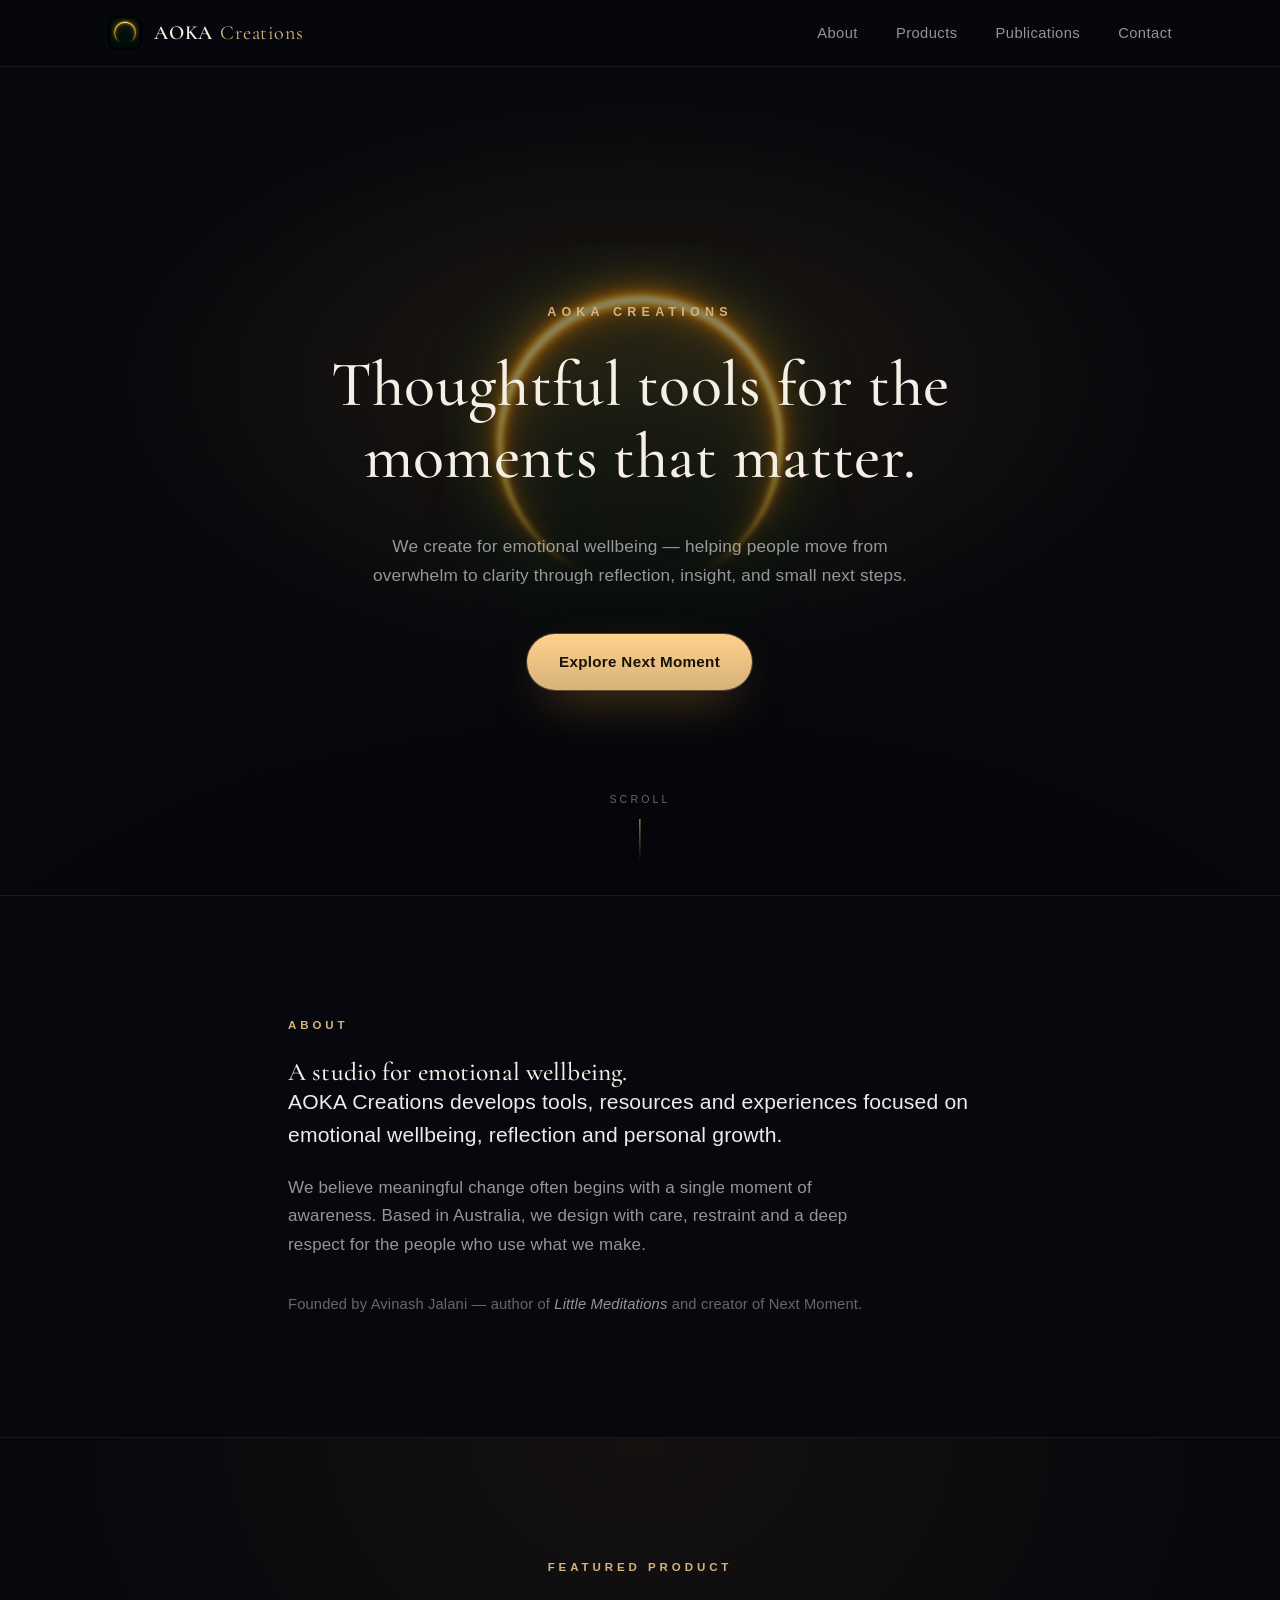
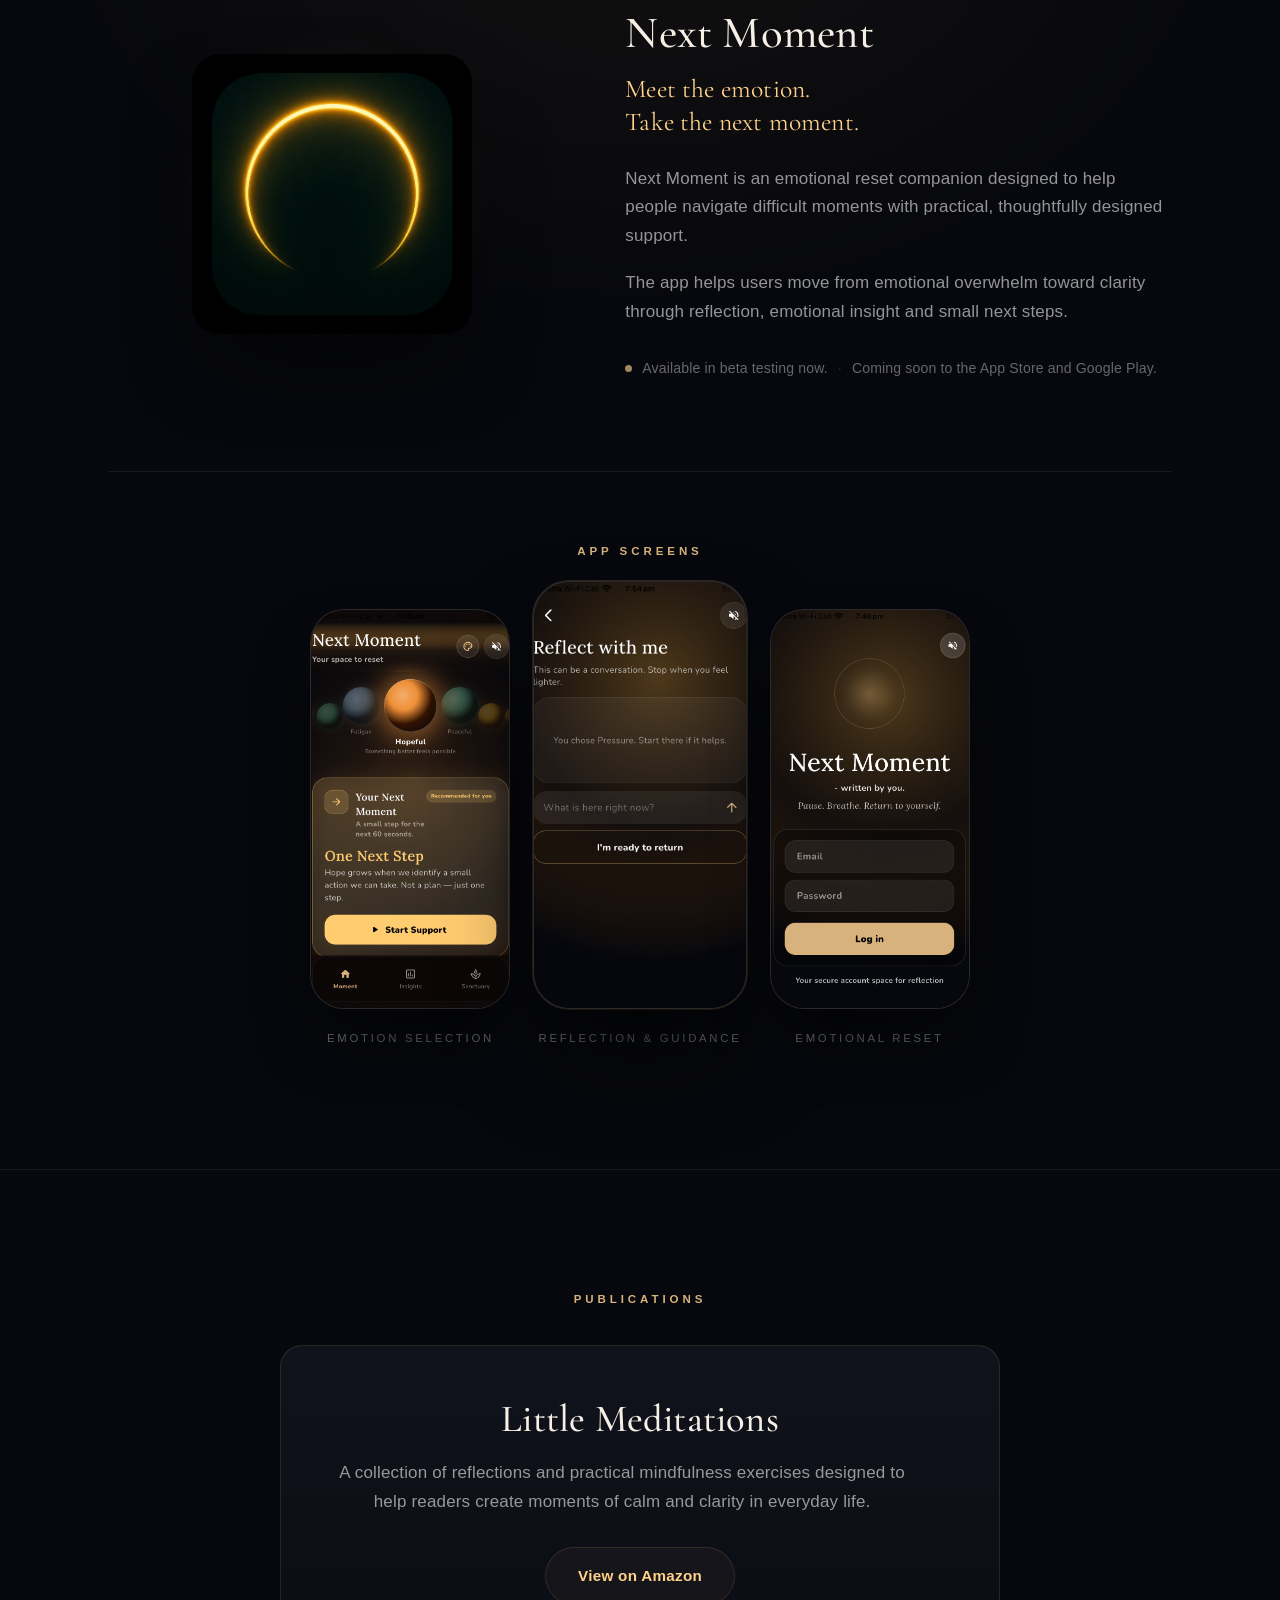
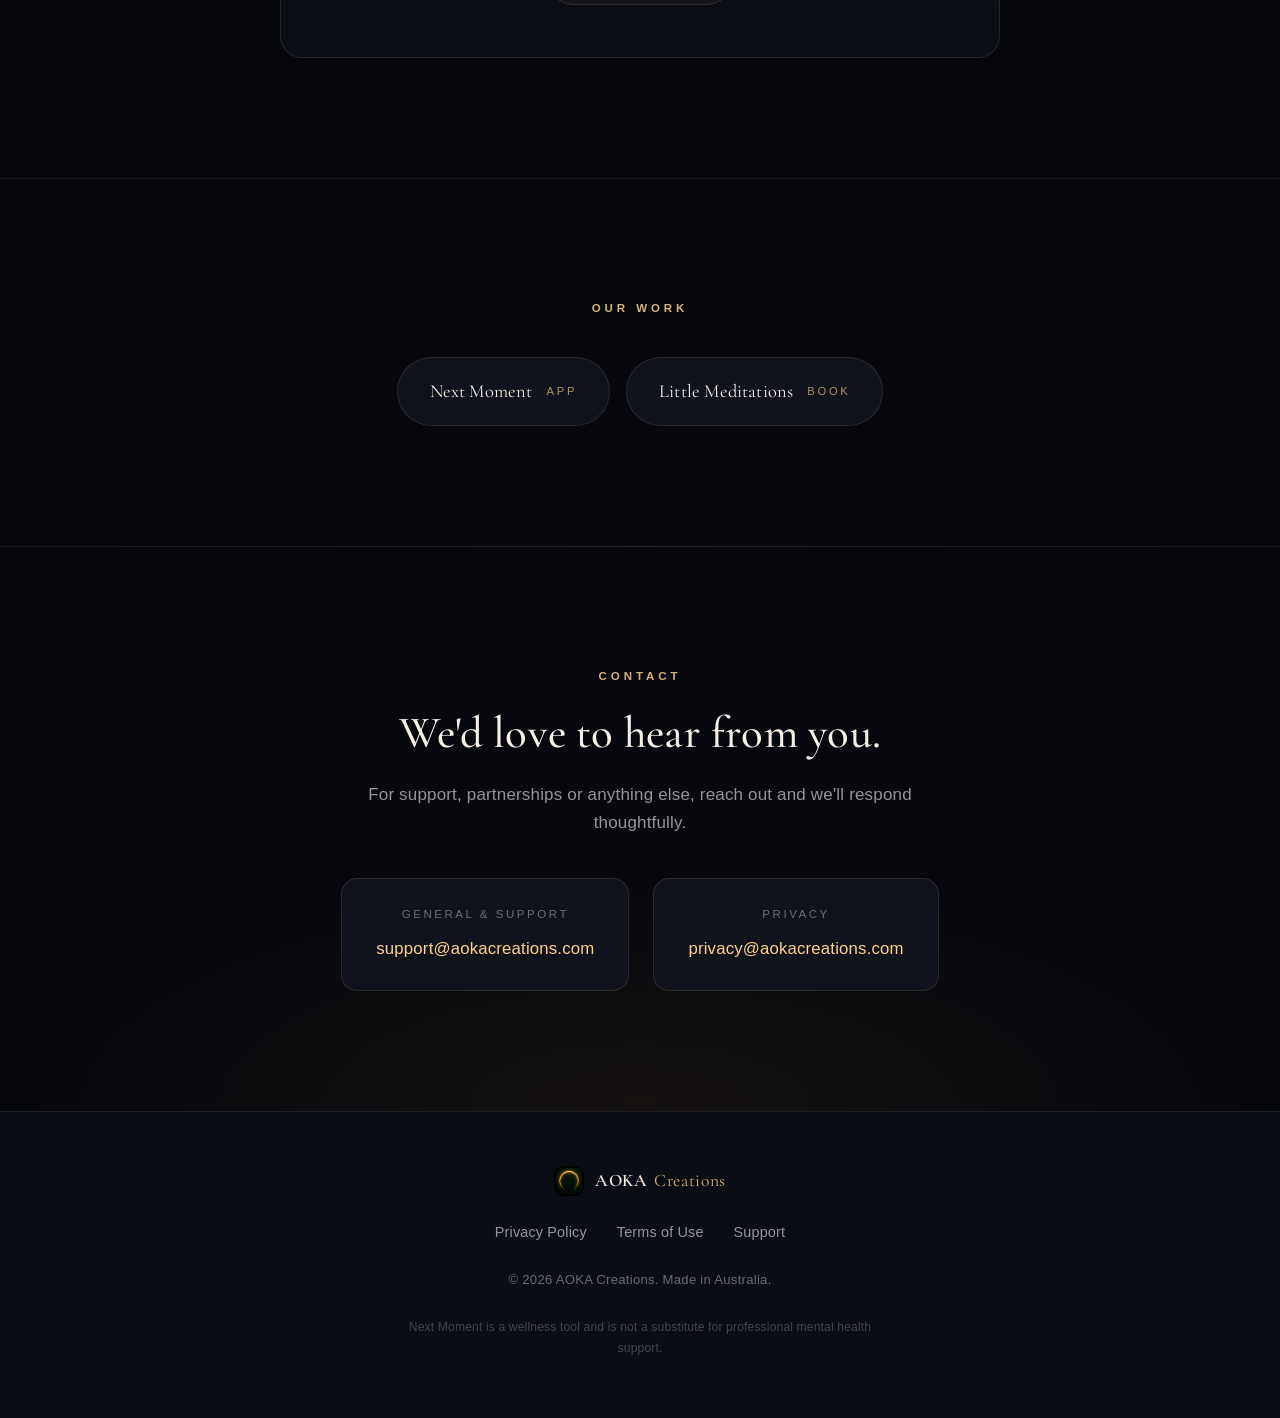
<file: index.html>
<!DOCTYPE html>
<html lang="en">
<head>
  <meta charset="UTF-8" />
  <meta name="viewport" content="width=device-width, initial-scale=1.0" />
  <title>AOKA Creations — Thoughtful tools for emotional wellbeing</title>
  <meta name="description" content="AOKA Creations is an Australian studio building thoughtful digital experiences that help people pause, reflect and move forward — including the emotional reset companion, Next Moment." />
  <meta name="theme-color" content="#07080D" />
  <meta name="author" content="AOKA Creations" />
  <link rel="canonical" href="https://aokacreations.com/" />

  <!-- Open Graph / social -->
  <meta property="og:type" content="website" />
  <meta property="og:site_name" content="AOKA Creations" />
  <meta property="og:title" content="AOKA Creations" />
  <meta property="og:description" content="Building thoughtful digital experiences that help people pause, reflect and move forward." />
  <meta property="og:url" content="https://aokacreations.com/" />
  <meta property="og:image" content="https://aokacreations.com/assets/next-moment-logo.png" />
  <meta name="twitter:card" content="summary_large_image" />

  <link rel="icon" type="image/png" href="assets/favicon.png" />
  <link rel="apple-touch-icon" href="assets/next-moment-logo.png" />
  <link rel="preconnect" href="https://fonts.googleapis.com" />
  <link rel="preconnect" href="https://fonts.gstatic.com" crossorigin />
  <link href="https://fonts.googleapis.com/css2?family=Cormorant+Garamond:wght@400;500;600&display=swap" rel="stylesheet" />
  <link rel="stylesheet" href="styles.css" />

  <script type="application/ld+json">
  {
    "@context": "https://schema.org",
    "@type": "Organization",
    "name": "AOKA Creations",
    "url": "https://aokacreations.com",
    "logo": "https://aokacreations.com/assets/next-moment-logo.png",
    "description": "Australian studio building thoughtful tools, experiences and resources that support emotional wellbeing, reflection and personal growth.",
    "email": "support@aokacreations.com",
    "address": { "@type": "PostalAddress", "addressCountry": "AU" }
  }
  </script>
</head>
<body>
  <a class="skip-link" href="#about">Skip to content</a>

  <!-- Navigation -->
  <header class="site-header" id="top">
    <nav class="nav" aria-label="Primary">
      <a class="brand" href="#top" aria-label="AOKA Creations home">
        <img class="brand-mark" src="assets/next-moment-logo.png" alt="" width="34" height="34" />
        <span class="brand-name">AOKA<span class="brand-thin">Creations</span></span>
      </a>
      <button class="nav-toggle" aria-expanded="false" aria-controls="nav-menu" aria-label="Open menu">
        <span></span><span></span><span></span>
      </button>
      <ul class="nav-menu" id="nav-menu">
        <li><a href="#about">About</a></li>
        <li><a href="#products">Products</a></li>
        <li><a href="#publications">Publications</a></li>
        <li><a href="#contact">Contact</a></li>
      </ul>
    </nav>
  </header>

  <main>
    <!-- Hero -->
    <section class="hero" aria-labelledby="hero-title">
      <div class="hero-orb" aria-hidden="true">
        <img src="assets/next-moment-logo.png" alt="" width="180" height="180" />
      </div>
      <div class="hero-inner reveal">
        <p class="eyebrow">AOKA Creations</p>
        <h1 id="hero-title">Thoughtful tools for the moments that matter.</h1>
        <p class="hero-sub">We create for emotional wellbeing — helping people move from overwhelm to clarity through reflection, insight, and small next steps.</p>
        <div class="hero-actions">
          <a class="btn btn-primary" href="#products">Explore Next Moment</a>
        </div>
      </div>
      <div class="hero-scroll" aria-hidden="true">
        <span>Scroll</span>
        <span class="hero-scroll-line"></span>
      </div>
    </section>

    <!-- About -->
    <section class="section section-about" id="about" aria-labelledby="about-title">
      <div class="container narrow reveal">
        <p class="section-label">About</p>
        <h2 id="about-title">A studio for emotional wellbeing.</h2>
        <p class="lede">AOKA Creations develops tools, resources and experiences focused on emotional wellbeing, reflection and personal growth.</p>
        <p class="body-copy">We believe meaningful change often begins with a single moment of awareness. Based in Australia, we design with care, restraint and a deep respect for the people who use what we make.</p>
        <p class="founder-line">Founded by Avinash Jalani — author of <em>Little Meditations</em> and creator of Next Moment.</p>
      </div>
    </section>

    <!-- Featured Product -->
    <section class="section section-product" id="products" aria-labelledby="product-title">
      <div class="container">
        <p class="section-label center reveal">Featured Product</p>
        <div class="product">
          <div class="product-visual reveal">
            <div class="product-glow" aria-hidden="true"></div>
            <img src="assets/next-moment-logo.png" alt="The Next Moment app icon — a glowing gold ring on a dark background" width="260" height="260" />
          </div>
          <div class="product-copy reveal">
            <h2 id="product-title">Next Moment</h2>
            <p class="product-tagline">Meet the emotion.<br />Take the next moment.</p>
            <p class="body-copy">Next Moment is an emotional reset companion designed to help people navigate difficult moments with practical, thoughtfully designed support.</p>
            <p class="body-copy">The app helps users move from emotional overwhelm toward clarity through reflection, emotional insight and small next steps.</p>
            <div class="availability-note">
              <span class="availability-dot" aria-hidden="true"></span>
              <span>Available in beta testing now.</span>
              <span class="availability-sep" aria-hidden="true">·</span>
              <span>Coming soon to the App Store and Google Play.</span>
            </div>
          </div>
        </div>

        <!-- App Screenshots -->
        <div class="screenshots-section reveal">
          <p class="section-label center">App Screens</p>
          <div class="screenshots-row">
            <div class="screenshot-item">
              <div class="screenshot-frame">
                <div class="screenshot-screen-bg" aria-hidden="true"></div>
                <img src="assets/screenshot-emotion.png" alt="Next Moment — Emotion Selection screen" width="200" height="400" loading="lazy" />
              </div>
              <p class="screenshot-caption">Emotion Selection</p>
            </div>
            <div class="screenshot-item screenshot-featured">
              <div class="screenshot-frame">
                <div class="screenshot-screen-bg" aria-hidden="true"></div>
                <img src="assets/screenshot-reflection.png" alt="Next Moment — Reflection and AI Guidance screen" width="200" height="400" loading="lazy" />
              </div>
              <p class="screenshot-caption">Reflection &amp; Guidance</p>
            </div>
            <div class="screenshot-item">
              <div class="screenshot-frame">
                <div class="screenshot-screen-bg" aria-hidden="true"></div>
                <img src="assets/screenshot-reset.png" alt="Next Moment — Emotional Reset screen" width="200" height="400" loading="lazy" />
              </div>
              <p class="screenshot-caption">Emotional Reset</p>
            </div>
          </div>
        </div>
      </div>
    </section>

    <!-- Publications -->
    <section class="section section-publications" id="publications" aria-labelledby="pub-title">
      <div class="container">
        <p class="section-label center reveal">Publications</p>
        <div class="publication reveal">
          <div class="publication-copy">
            <h2 id="pub-title">Little Meditations</h2>
            <p class="body-copy">A collection of reflections and practical mindfulness exercises designed to help readers create moments of calm and clarity in everyday life.</p>
            <a class="btn btn-outline" href="https://www.amazon.com.au/Little-Meditations-Avinash-Jalani/dp/1925819779" target="_blank" rel="noopener">View on Amazon</a>
          </div>
        </div>
      </div>
    </section>

    <!-- Our Work -->
    <section class="section section-work" id="work" aria-labelledby="work-title">
      <div class="container narrow center reveal">
        <p class="section-label center">Our Work</p>
        <ul class="work-list" aria-label="AOKA Creations work">
          <li>
            <a href="#products" class="work-item">
              <span class="work-item-name">Next Moment</span>
              <span class="work-item-type">App</span>
            </a>
          </li>
          <li>
            <a href="#publications" class="work-item">
              <span class="work-item-name">Little Meditations</span>
              <span class="work-item-type">Book</span>
            </a>
          </li>
        </ul>
      </div>
    </section>

    <!-- Contact -->
    <section class="section section-contact" id="contact" aria-labelledby="contact-title">
      <div class="container narrow center reveal">
        <p class="section-label center">Contact</p>
        <h2 id="contact-title">We'd love to hear from you.</h2>
        <p class="body-copy">For support, partnerships or anything else, reach out and we'll respond thoughtfully.</p>
        <ul class="contact-list">
          <li>
            <span class="contact-role">General &amp; support</span>
            <a href="mailto:support@aokacreations.com">support@aokacreations.com</a>
          </li>
          <li>
            <span class="contact-role">Privacy</span>
            <a href="mailto:privacy@aokacreations.com">privacy@aokacreations.com</a>
          </li>
        </ul>
      </div>
    </section>
  </main>

  <!-- Footer -->
  <footer class="site-footer">
    <div class="container footer-inner">
      <div class="footer-brand">
        <img class="brand-mark" src="assets/next-moment-logo.png" alt="" width="30" height="30" />
        <span class="brand-name">AOKA<span class="brand-thin">Creations</span></span>
      </div>
      <ul class="footer-links">
        <li><a href="privacy.html">Privacy Policy</a></li>
        <li><a href="terms.html">Terms of Use</a></li>
        <li><a href="mailto:support@aokacreations.com">Support</a></li>
      </ul>
      <p class="footer-copy">© <span id="year">2026</span> AOKA Creations. Made in Australia.</p>
      <p class="footer-disclaimer">Next Moment is a wellness tool and is not a substitute for professional mental health support.</p>
    </div>
  </footer>

  <script>
    // Mobile nav toggle
    (function () {
      var toggle = document.querySelector('.nav-toggle');
      var menu = document.getElementById('nav-menu');
      if (toggle && menu) {
        toggle.addEventListener('click', function () {
          var open = menu.classList.toggle('open');
          toggle.setAttribute('aria-expanded', open ? 'true' : 'false');
        });
        menu.addEventListener('click', function (e) {
          if (e.target.tagName === 'A') {
            menu.classList.remove('open');
            toggle.setAttribute('aria-expanded', 'false');
          }
        });
      }

      // Current year
      var y = document.getElementById('year');
      if (y) y.textContent = new Date().getFullYear();

      // Gentle reveal on scroll (respects reduced motion)
      var reduce = window.matchMedia('(prefers-reduced-motion: reduce)').matches;
      var items = document.querySelectorAll('.reveal');
      if (reduce || !('IntersectionObserver' in window)) {
        items.forEach(function (el) { el.classList.add('in'); });
      } else {
        var io = new IntersectionObserver(function (entries) {
          entries.forEach(function (entry) {
            if (entry.isIntersecting) {
              entry.target.classList.add('in');
              io.unobserve(entry.target);
            }
          });
        }, { threshold: 0.12 });
        items.forEach(function (el) { io.observe(el); });
      }
    })();
  </script>
</body>
</html>
</file>
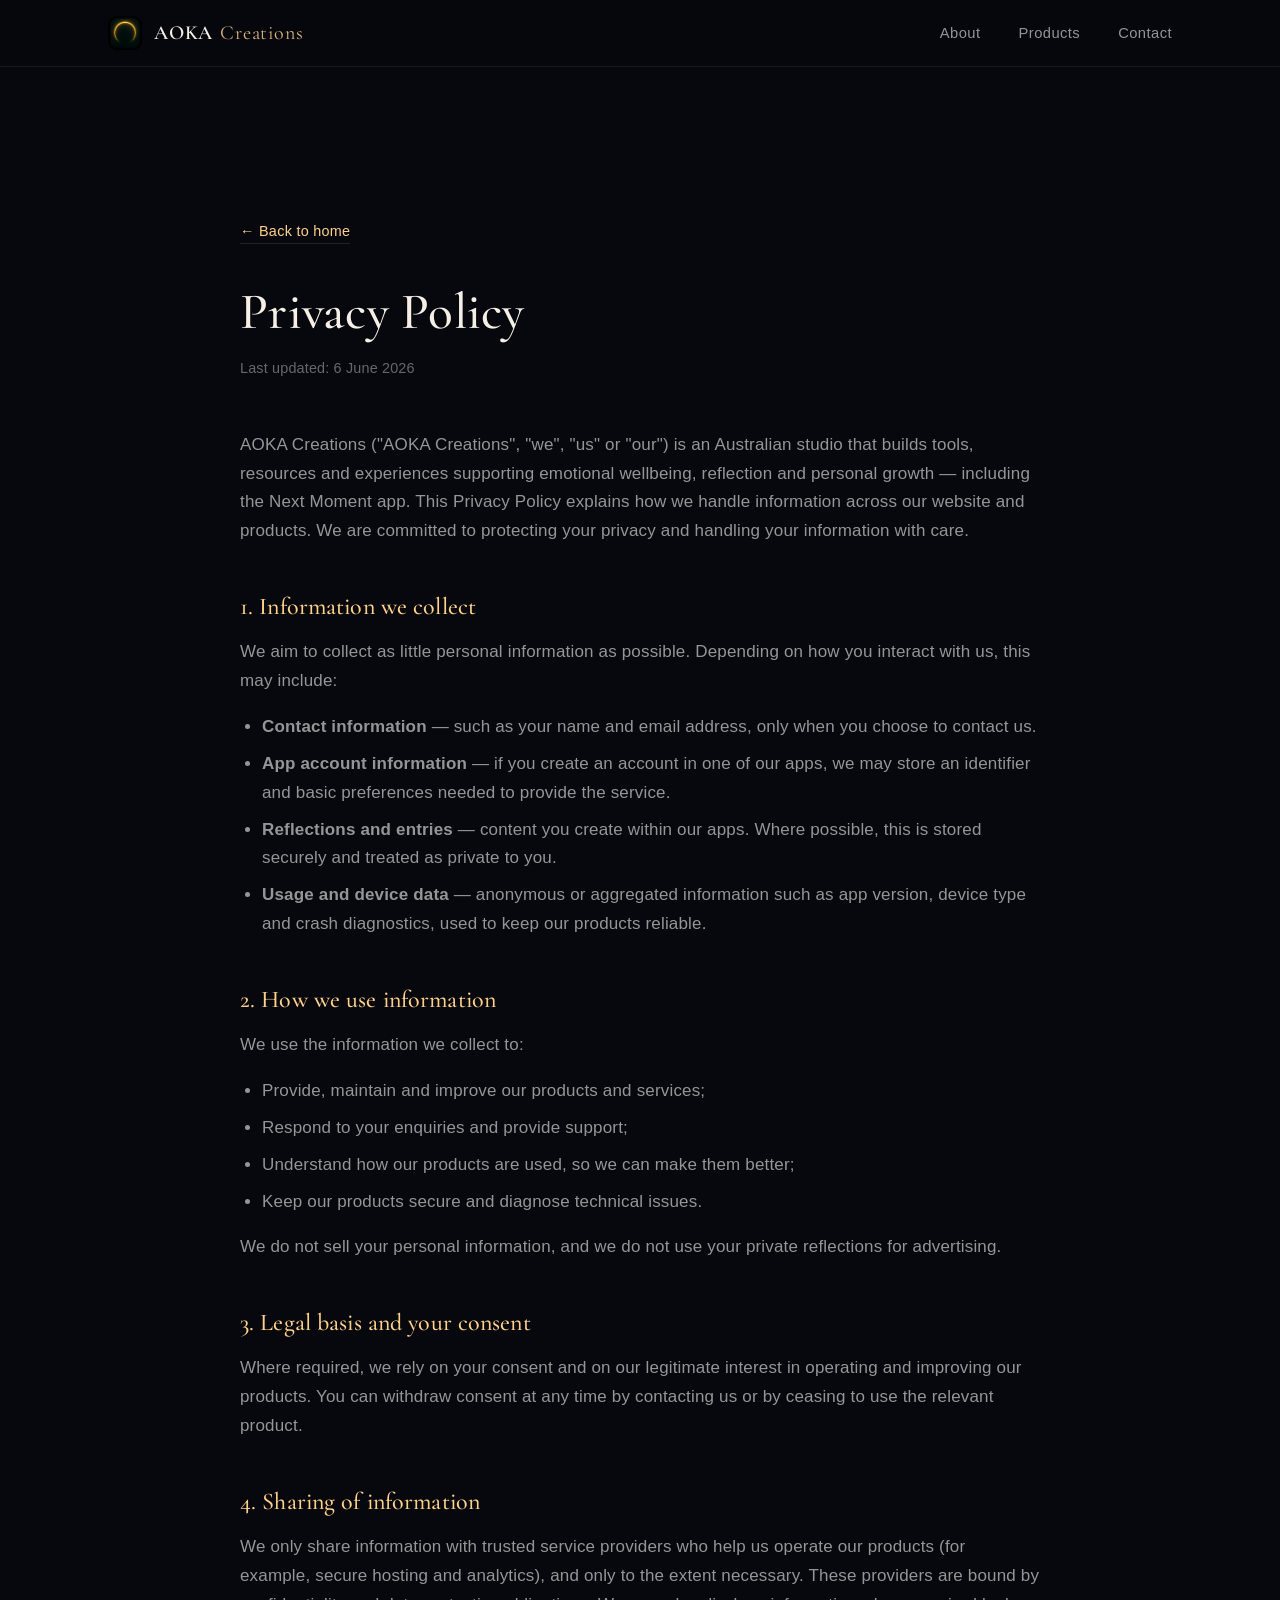
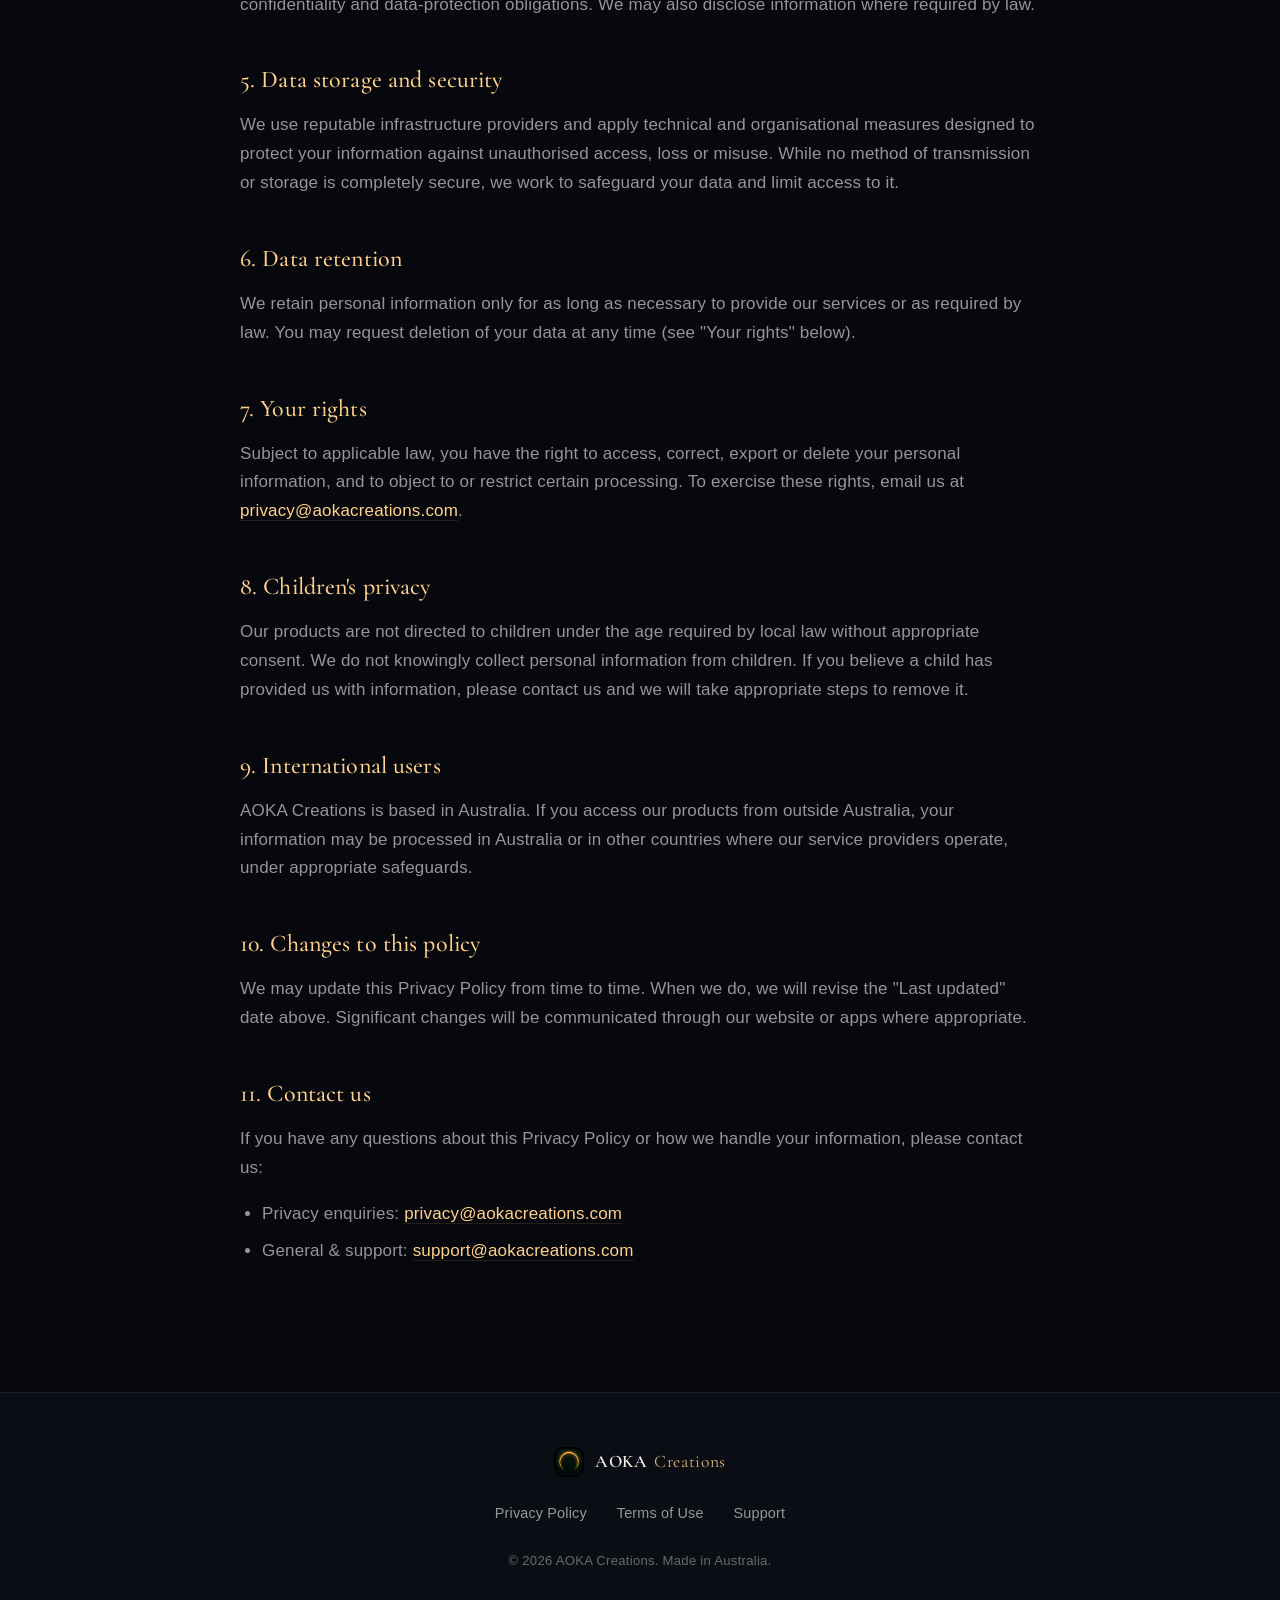
<file: privacy.html>
<!DOCTYPE html>
<html lang="en">
<head>
  <meta charset="UTF-8" />
  <meta name="viewport" content="width=device-width, initial-scale=1.0" />
  <title>Privacy Policy — AOKA Creations</title>
  <meta name="description" content="The AOKA Creations privacy policy explains how we collect, use and protect your information across our website and apps, including Next Moment." />
  <meta name="theme-color" content="#07080D" />
  <link rel="canonical" href="https://aokacreations.com/privacy.html" />
  <meta name="robots" content="index, follow" />

  <link rel="icon" type="image/png" href="assets/favicon.png" />
  <link rel="apple-touch-icon" href="assets/next-moment-logo.png" />
  <link rel="preconnect" href="https://fonts.googleapis.com" />
  <link rel="preconnect" href="https://fonts.gstatic.com" crossorigin />
  <link href="https://fonts.googleapis.com/css2?family=Cormorant+Garamond:wght@400;500;600&display=swap" rel="stylesheet" />
  <link rel="stylesheet" href="styles.css" />
</head>
<body>
  <header class="site-header" id="top">
    <nav class="nav" aria-label="Primary">
      <a class="brand" href="index.html" aria-label="AOKA Creations home">
        <img class="brand-mark" src="assets/next-moment-logo.png" alt="" width="34" height="34" />
        <span class="brand-name">AOKA<span class="brand-thin">Creations</span></span>
      </a>
      <ul class="nav-menu" id="nav-menu" style="position:static;max-height:none;background:none;border:0;flex-direction:row;">
        <li><a href="index.html#about">About</a></li>
        <li><a href="index.html#products">Products</a></li>
        <li><a href="index.html#contact">Contact</a></li>
      </ul>
    </nav>
  </header>

  <main>
    <article class="legal container">
      <a class="back-home" href="index.html">← Back to home</a>
      <h1>Privacy Policy</h1>
      <p class="updated">Last updated: 6 June 2026</p>

      <p>AOKA Creations ("AOKA Creations", "we", "us" or "our") is an Australian studio that builds tools, resources and experiences supporting emotional wellbeing, reflection and personal growth — including the Next Moment app. This Privacy Policy explains how we handle information across our website and products. We are committed to protecting your privacy and handling your information with care.</p>

      <h2>1. Information we collect</h2>
      <p>We aim to collect as little personal information as possible. Depending on how you interact with us, this may include:</p>
      <ul>
        <li><strong>Contact information</strong> — such as your name and email address, only when you choose to contact us.</li>
        <li><strong>App account information</strong> — if you create an account in one of our apps, we may store an identifier and basic preferences needed to provide the service.</li>
        <li><strong>Reflections and entries</strong> — content you create within our apps. Where possible, this is stored securely and treated as private to you.</li>
        <li><strong>Usage and device data</strong> — anonymous or aggregated information such as app version, device type and crash diagnostics, used to keep our products reliable.</li>
      </ul>

      <h2>2. How we use information</h2>
      <p>We use the information we collect to:</p>
      <ul>
        <li>Provide, maintain and improve our products and services;</li>
        <li>Respond to your enquiries and provide support;</li>
        <li>Understand how our products are used, so we can make them better;</li>
        <li>Keep our products secure and diagnose technical issues.</li>
      </ul>
      <p>We do not sell your personal information, and we do not use your private reflections for advertising.</p>

      <h2>3. Legal basis and your consent</h2>
      <p>Where required, we rely on your consent and on our legitimate interest in operating and improving our products. You can withdraw consent at any time by contacting us or by ceasing to use the relevant product.</p>

      <h2>4. Sharing of information</h2>
      <p>We only share information with trusted service providers who help us operate our products (for example, secure hosting and analytics), and only to the extent necessary. These providers are bound by confidentiality and data-protection obligations. We may also disclose information where required by law.</p>

      <h2>5. Data storage and security</h2>
      <p>We use reputable infrastructure providers and apply technical and organisational measures designed to protect your information against unauthorised access, loss or misuse. While no method of transmission or storage is completely secure, we work to safeguard your data and limit access to it.</p>

      <h2>6. Data retention</h2>
      <p>We retain personal information only for as long as necessary to provide our services or as required by law. You may request deletion of your data at any time (see "Your rights" below).</p>

      <h2>7. Your rights</h2>
      <p>Subject to applicable law, you have the right to access, correct, export or delete your personal information, and to object to or restrict certain processing. To exercise these rights, email us at <a href="mailto:privacy@aokacreations.com">privacy@aokacreations.com</a>.</p>

      <h2>8. Children's privacy</h2>
      <p>Our products are not directed to children under the age required by local law without appropriate consent. We do not knowingly collect personal information from children. If you believe a child has provided us with information, please contact us and we will take appropriate steps to remove it.</p>

      <h2>9. International users</h2>
      <p>AOKA Creations is based in Australia. If you access our products from outside Australia, your information may be processed in Australia or in other countries where our service providers operate, under appropriate safeguards.</p>

      <h2>10. Changes to this policy</h2>
      <p>We may update this Privacy Policy from time to time. When we do, we will revise the "Last updated" date above. Significant changes will be communicated through our website or apps where appropriate.</p>

      <h2>11. Contact us</h2>
      <p>If you have any questions about this Privacy Policy or how we handle your information, please contact us:</p>
      <ul>
        <li>Privacy enquiries: <a href="mailto:privacy@aokacreations.com">privacy@aokacreations.com</a></li>
        <li>General &amp; support: <a href="mailto:support@aokacreations.com">support@aokacreations.com</a></li>
      </ul>
    </article>
  </main>

  <footer class="site-footer">
    <div class="container footer-inner">
      <div class="footer-brand">
        <img class="brand-mark" src="assets/next-moment-logo.png" alt="" width="30" height="30" />
        <span class="brand-name">AOKA<span class="brand-thin">Creations</span></span>
      </div>
      <ul class="footer-links">
        <li><a href="privacy.html">Privacy Policy</a></li>
        <li><a href="terms.html">Terms of Use</a></li>
        <li><a href="mailto:support@aokacreations.com">Support</a></li>
      </ul>
      <p class="footer-copy">© <span id="year">2026</span> AOKA Creations. Made in Australia.</p>
    </div>
  </footer>

  <script>
    var y = document.getElementById('year');
    if (y) y.textContent = new Date().getFullYear();
  </script>
</body>
</html>
</file>
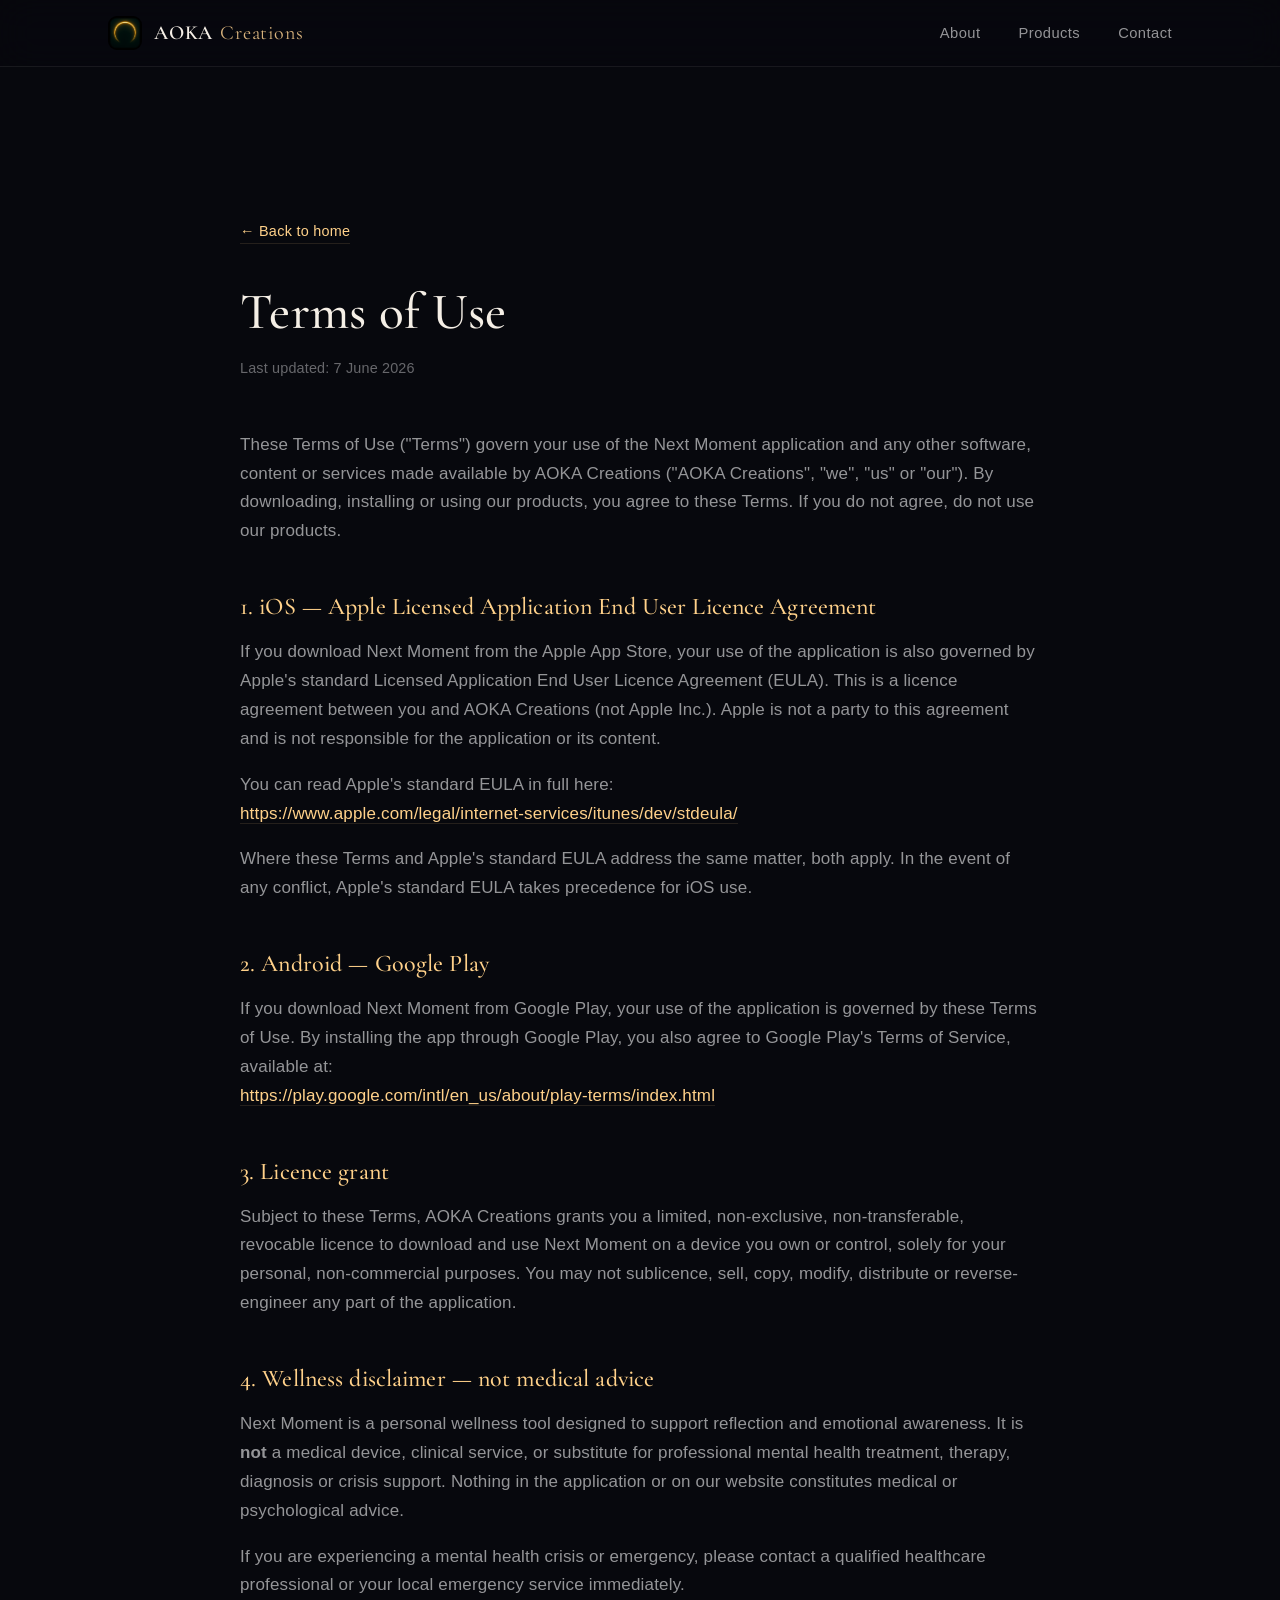
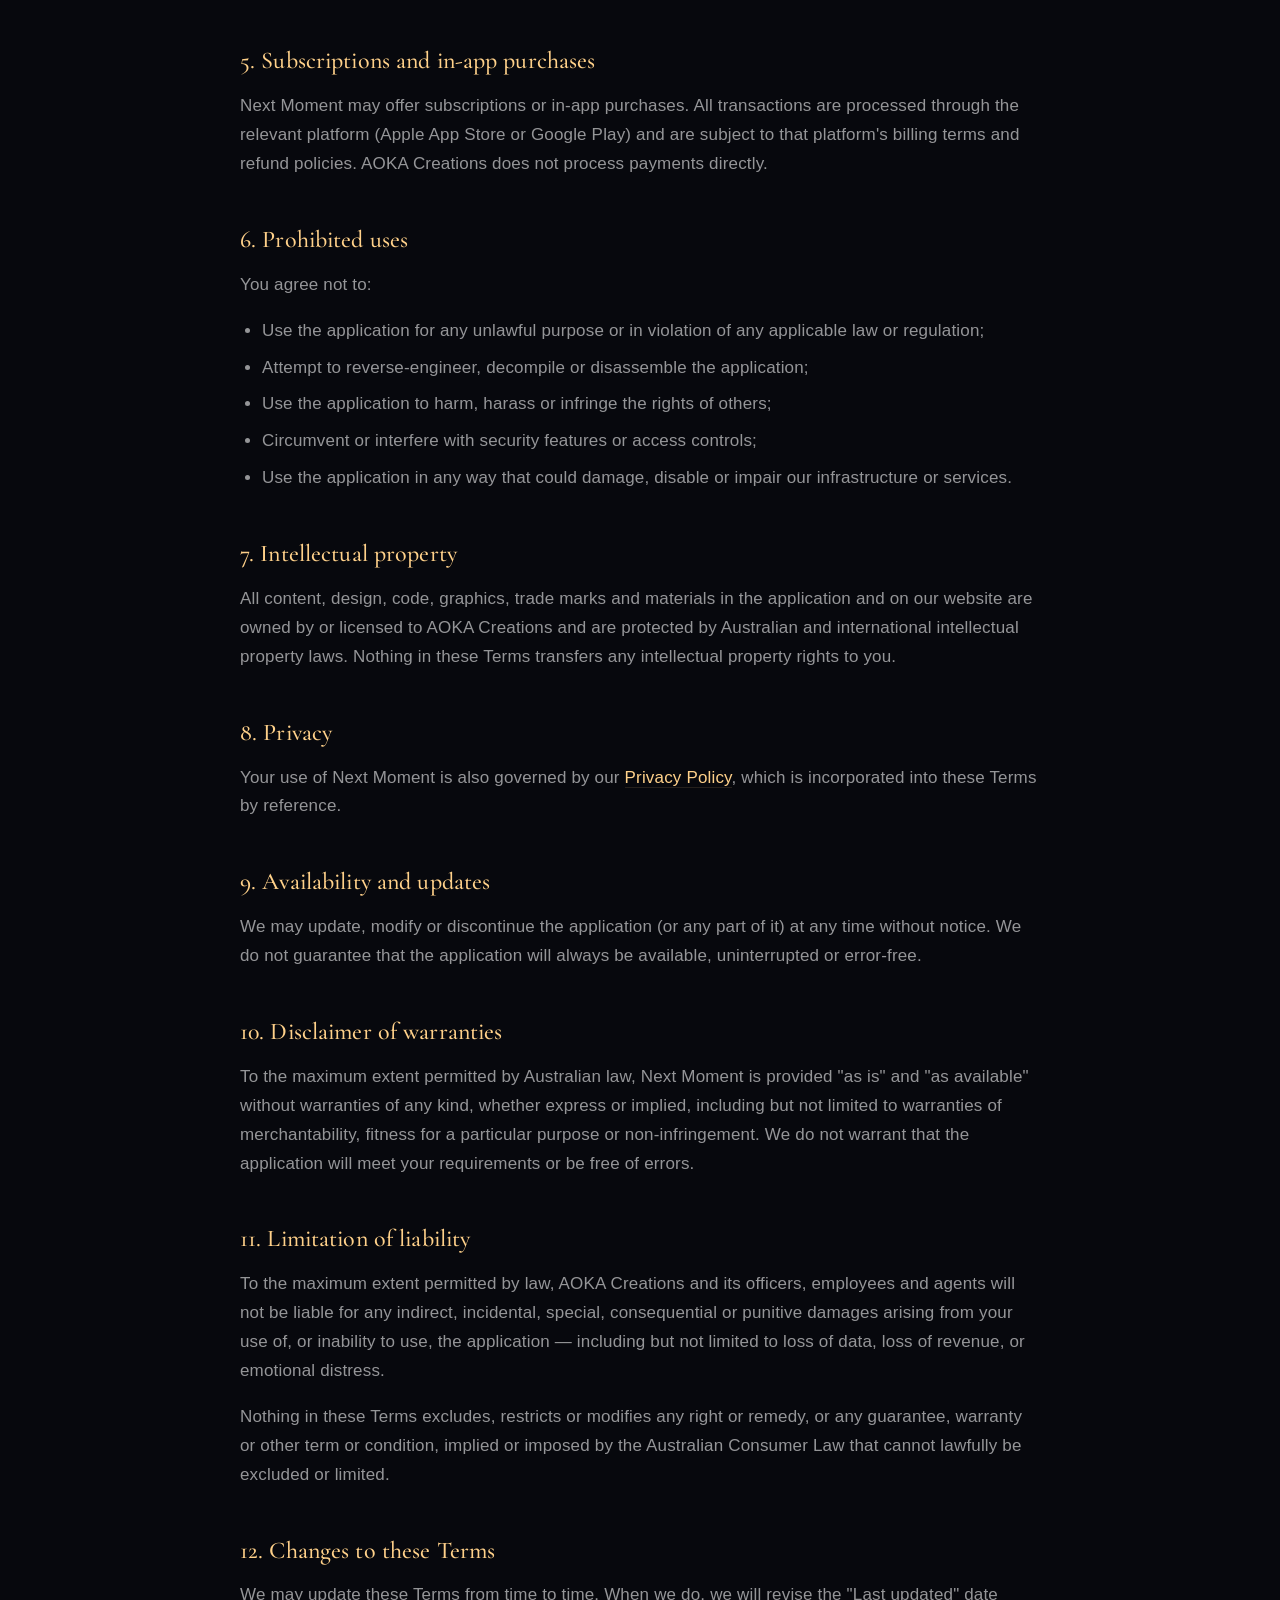
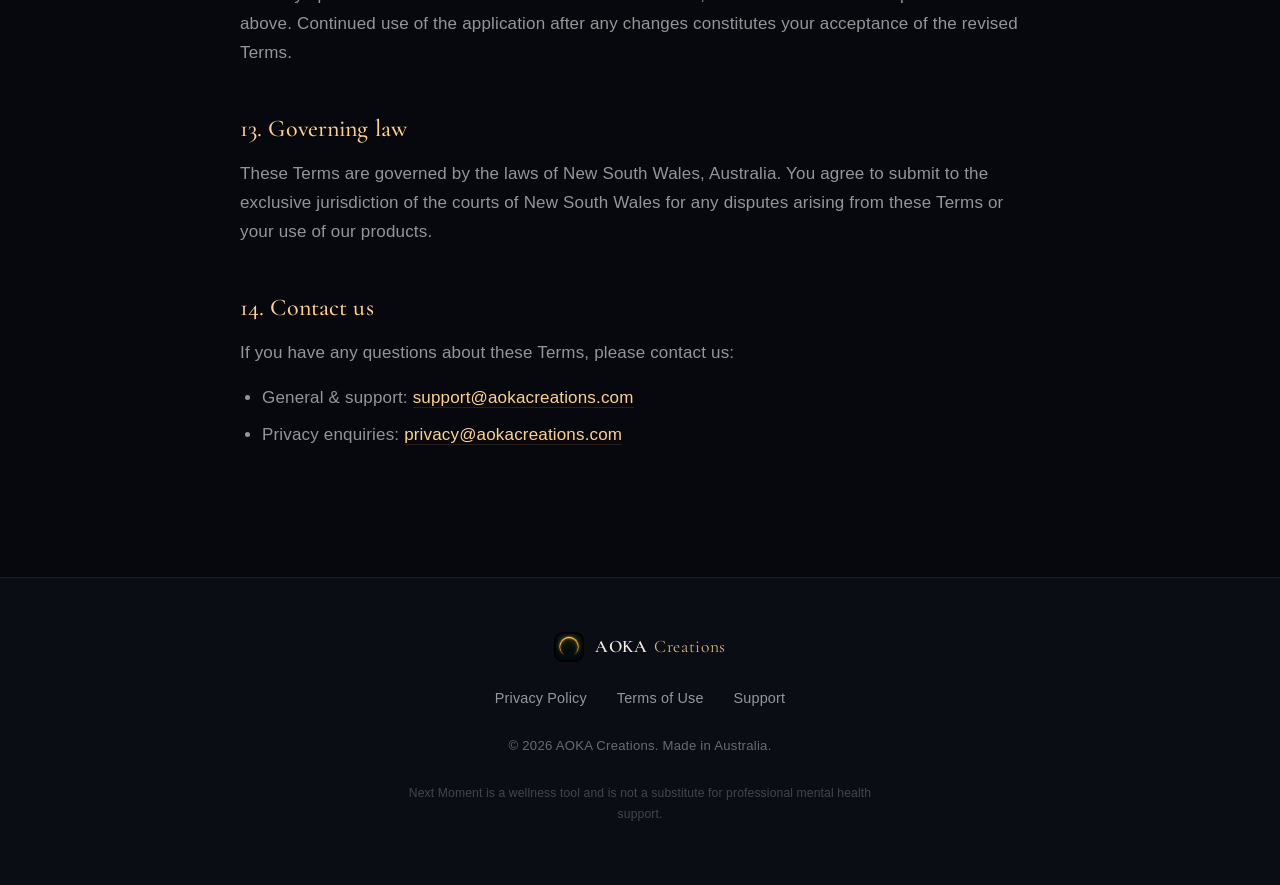
<file: terms.html>
<!DOCTYPE html>
<html lang="en">
<head>
  <meta charset="UTF-8" />
  <meta name="viewport" content="width=device-width, initial-scale=1.0" />
  <title>Terms of Use — AOKA Creations</title>
  <meta name="description" content="Terms of Use for Next Moment and other products by AOKA Creations." />
  <meta name="theme-color" content="#07080D" />
  <link rel="canonical" href="https://aokacreations.com/terms.html" />
  <meta name="robots" content="index, follow" />

  <link rel="icon" type="image/png" href="assets/favicon.png" />
  <link rel="apple-touch-icon" href="assets/next-moment-logo.png" />
  <link rel="preconnect" href="https://fonts.googleapis.com" />
  <link rel="preconnect" href="https://fonts.gstatic.com" crossorigin />
  <link href="https://fonts.googleapis.com/css2?family=Cormorant+Garamond:wght@400;500;600&display=swap" rel="stylesheet" />
  <link rel="stylesheet" href="styles.css" />
</head>
<body>
  <header class="site-header" id="top">
    <nav class="nav" aria-label="Primary">
      <a class="brand" href="index.html" aria-label="AOKA Creations home">
        <img class="brand-mark" src="assets/next-moment-logo.png" alt="" width="34" height="34" />
        <span class="brand-name">AOKA<span class="brand-thin">Creations</span></span>
      </a>
      <ul class="nav-menu" id="nav-menu" style="position:static;max-height:none;background:none;border:0;flex-direction:row;">
        <li><a href="index.html#about">About</a></li>
        <li><a href="index.html#products">Products</a></li>
        <li><a href="index.html#contact">Contact</a></li>
      </ul>
    </nav>
  </header>

  <main>
    <article class="legal container">
      <a class="back-home" href="index.html">← Back to home</a>
      <h1>Terms of Use</h1>
      <p class="updated">Last updated: 7 June 2026</p>

      <p>These Terms of Use ("Terms") govern your use of the Next Moment application and any other software, content or services made available by AOKA Creations ("AOKA Creations", "we", "us" or "our"). By downloading, installing or using our products, you agree to these Terms. If you do not agree, do not use our products.</p>

      <h2>1. iOS — Apple Licensed Application End User Licence Agreement</h2>
      <p>If you download Next Moment from the Apple App Store, your use of the application is also governed by Apple's standard Licensed Application End User Licence Agreement (EULA). This is a licence agreement between you and AOKA Creations (not Apple Inc.). Apple is not a party to this agreement and is not responsible for the application or its content.</p>
      <p>You can read Apple's standard EULA in full here:<br />
        <a href="https://www.apple.com/legal/internet-services/itunes/dev/stdeula/" target="_blank" rel="noopener">https://www.apple.com/legal/internet-services/itunes/dev/stdeula/</a>
      </p>
      <p>Where these Terms and Apple's standard EULA address the same matter, both apply. In the event of any conflict, Apple's standard EULA takes precedence for iOS use.</p>

      <h2>2. Android — Google Play</h2>
      <p>If you download Next Moment from Google Play, your use of the application is governed by these Terms of Use. By installing the app through Google Play, you also agree to Google Play's Terms of Service, available at:<br />
        <a href="https://play.google.com/intl/en_us/about/play-terms/index.html" target="_blank" rel="noopener">https://play.google.com/intl/en_us/about/play-terms/index.html</a>
      </p>

      <h2>3. Licence grant</h2>
      <p>Subject to these Terms, AOKA Creations grants you a limited, non-exclusive, non-transferable, revocable licence to download and use Next Moment on a device you own or control, solely for your personal, non-commercial purposes. You may not sublicence, sell, copy, modify, distribute or reverse-engineer any part of the application.</p>

      <h2>4. Wellness disclaimer — not medical advice</h2>
      <p>Next Moment is a personal wellness tool designed to support reflection and emotional awareness. It is <strong>not</strong> a medical device, clinical service, or substitute for professional mental health treatment, therapy, diagnosis or crisis support. Nothing in the application or on our website constitutes medical or psychological advice.</p>
      <p>If you are experiencing a mental health crisis or emergency, please contact a qualified healthcare professional or your local emergency service immediately.</p>

      <h2>5. Subscriptions and in-app purchases</h2>
      <p>Next Moment may offer subscriptions or in-app purchases. All transactions are processed through the relevant platform (Apple App Store or Google Play) and are subject to that platform's billing terms and refund policies. AOKA Creations does not process payments directly.</p>

      <h2>6. Prohibited uses</h2>
      <p>You agree not to:</p>
      <ul>
        <li>Use the application for any unlawful purpose or in violation of any applicable law or regulation;</li>
        <li>Attempt to reverse-engineer, decompile or disassemble the application;</li>
        <li>Use the application to harm, harass or infringe the rights of others;</li>
        <li>Circumvent or interfere with security features or access controls;</li>
        <li>Use the application in any way that could damage, disable or impair our infrastructure or services.</li>
      </ul>

      <h2>7. Intellectual property</h2>
      <p>All content, design, code, graphics, trade marks and materials in the application and on our website are owned by or licensed to AOKA Creations and are protected by Australian and international intellectual property laws. Nothing in these Terms transfers any intellectual property rights to you.</p>

      <h2>8. Privacy</h2>
      <p>Your use of Next Moment is also governed by our <a href="privacy.html">Privacy Policy</a>, which is incorporated into these Terms by reference.</p>

      <h2>9. Availability and updates</h2>
      <p>We may update, modify or discontinue the application (or any part of it) at any time without notice. We do not guarantee that the application will always be available, uninterrupted or error-free.</p>

      <h2>10. Disclaimer of warranties</h2>
      <p>To the maximum extent permitted by Australian law, Next Moment is provided "as is" and "as available" without warranties of any kind, whether express or implied, including but not limited to warranties of merchantability, fitness for a particular purpose or non-infringement. We do not warrant that the application will meet your requirements or be free of errors.</p>

      <h2>11. Limitation of liability</h2>
      <p>To the maximum extent permitted by law, AOKA Creations and its officers, employees and agents will not be liable for any indirect, incidental, special, consequential or punitive damages arising from your use of, or inability to use, the application — including but not limited to loss of data, loss of revenue, or emotional distress.</p>
      <p>Nothing in these Terms excludes, restricts or modifies any right or remedy, or any guarantee, warranty or other term or condition, implied or imposed by the Australian Consumer Law that cannot lawfully be excluded or limited.</p>

      <h2>12. Changes to these Terms</h2>
      <p>We may update these Terms from time to time. When we do, we will revise the "Last updated" date above. Continued use of the application after any changes constitutes your acceptance of the revised Terms.</p>

      <h2>13. Governing law</h2>
      <p>These Terms are governed by the laws of New South Wales, Australia. You agree to submit to the exclusive jurisdiction of the courts of New South Wales for any disputes arising from these Terms or your use of our products.</p>

      <h2>14. Contact us</h2>
      <p>If you have any questions about these Terms, please contact us:</p>
      <ul>
        <li>General &amp; support: <a href="mailto:support@aokacreations.com">support@aokacreations.com</a></li>
        <li>Privacy enquiries: <a href="mailto:privacy@aokacreations.com">privacy@aokacreations.com</a></li>
      </ul>
    </article>
  </main>

  <footer class="site-footer">
    <div class="container footer-inner">
      <div class="footer-brand">
        <img class="brand-mark" src="assets/next-moment-logo.png" alt="" width="30" height="30" />
        <span class="brand-name">AOKA<span class="brand-thin">Creations</span></span>
      </div>
      <ul class="footer-links">
        <li><a href="privacy.html">Privacy Policy</a></li>
        <li><a href="terms.html">Terms of Use</a></li>
        <li><a href="mailto:support@aokacreations.com">Support</a></li>
      </ul>
      <p class="footer-copy">© <span id="year">2026</span> AOKA Creations. Made in Australia.</p>
      <p class="footer-disclaimer">Next Moment is a wellness tool and is not a substitute for professional mental health support.</p>
    </div>
  </footer>

  <script>
    var y = document.getElementById('year');
    if (y) y.textContent = new Date().getFullYear();
  </script>
</body>
</html>
</file>
<file: styles.css>
/* ============================================================
   AOKA Creations — premium dark + gold theme
   Brand palette drawn from the Next Moment app
   ============================================================ */

:root {
  --ink:        #07080D;   /* near-black background */
  --ink-2:      #0B0D14;   /* raised surface */
  --ink-3:      #11131C;   /* cards */
  --line:       rgba(215, 178, 124, 0.14);
  --line-soft:  rgba(255, 255, 255, 0.07);

  --gold:       #D7B27C;   /* refined brand gold */
  --gold-soft:  #FFD18A;   /* warm highlight */
  --gold-glow:  #FFB23F;   /* luminous core */

  --text:       #ECECEE;
  --text-mut:   rgba(236, 236, 238, 0.62);
  --text-dim:   rgba(236, 236, 238, 0.42);

  --maxw: 1120px;
  --ease: cubic-bezier(0.22, 1, 0.36, 1);

  --font-sans: -apple-system, BlinkMacSystemFont, "Segoe UI", Roboto, "Helvetica Neue", Arial, sans-serif;
  --font-serif: "Cormorant Garamond", Georgia, "Times New Roman", serif;
}

* { box-sizing: border-box; }

html { scroll-behavior: smooth; -webkit-text-size-adjust: 100%; }

body {
  margin: 0;
  background: var(--ink);
  color: var(--text);
  font-family: var(--font-sans);
  font-size: 17px;
  line-height: 1.7;
  letter-spacing: 0.01em;
  -webkit-font-smoothing: antialiased;
  -moz-osx-font-smoothing: grayscale;
  overflow-x: hidden;
}

img { display: block; max-width: 100%; height: auto; }

a { color: inherit; text-decoration: none; }

.skip-link {
  position: absolute;
  left: -999px;
  top: 0;
  background: var(--gold);
  color: var(--ink);
  padding: 10px 18px;
  border-radius: 0 0 10px 0;
  z-index: 100;
}
.skip-link:focus { left: 0; }

/* ---------- Layout helpers ---------- */
.container {
  width: 100%;
  max-width: var(--maxw);
  margin: 0 auto;
  padding: 0 28px;
}
.narrow { max-width: 760px; }
.center { text-align: center; }

/* ---------- Typography ---------- */
h1, h2, h3 {
  font-family: var(--font-serif);
  font-weight: 500;
  letter-spacing: 0.005em;
  line-height: 1.12;
  margin: 0;
  color: #F5EFE6;
}

.eyebrow {
  font-size: 0.78rem;
  letter-spacing: 0.42em;
  text-transform: uppercase;
  color: var(--gold);
  margin: 0 0 26px;
  font-weight: 600;
}

.section-label {
  font-size: 0.72rem;
  letter-spacing: 0.34em;
  text-transform: uppercase;
  color: var(--gold);
  font-weight: 600;
  margin: 0 0 22px;
}
.section-label.center { text-align: center; }

.lede {
  font-size: 1.32rem;
  line-height: 1.55;
  color: var(--text);
  margin: 0 0 22px;
  font-weight: 400;
}

.body-copy {
  color: var(--text-mut);
  margin: 0 0 18px;
  max-width: 62ch;
}
.center .body-copy { margin-left: auto; margin-right: auto; }

/* ---------- Buttons ---------- */
.btn {
  display: inline-block;
  font-family: var(--font-sans);
  font-size: 0.95rem;
  font-weight: 600;
  letter-spacing: 0.02em;
  padding: 15px 32px;
  border-radius: 100px;
  cursor: pointer;
  transition: transform 0.4s var(--ease), box-shadow 0.4s var(--ease),
              background 0.4s var(--ease), color 0.4s var(--ease);
  will-change: transform;
}

.btn-primary {
  background: linear-gradient(180deg, var(--gold-soft), var(--gold));
  color: #1A1206;
  box-shadow: 0 0 0 1px rgba(255, 209, 138, 0.25), 0 18px 50px -18px rgba(255, 178, 63, 0.55);
}
.btn-primary:hover {
  transform: translateY(-2px);
  box-shadow: 0 0 0 1px rgba(255, 209, 138, 0.4), 0 22px 60px -16px rgba(255, 178, 63, 0.7);
}

.btn-outline {
  border: 1px solid var(--line);
  color: var(--gold-soft);
  background: rgba(215, 178, 124, 0.04);
}
.btn-outline:hover {
  border-color: rgba(215, 178, 124, 0.5);
  background: rgba(215, 178, 124, 0.09);
  transform: translateY(-2px);
}

.btn:focus-visible,
a:focus-visible {
  outline: 2px solid var(--gold-soft);
  outline-offset: 3px;
}

/* ---------- Header / nav ---------- */
.site-header {
  position: sticky;
  top: 0;
  z-index: 50;
  background: rgba(7, 8, 13, 0.72);
  backdrop-filter: saturate(160%) blur(18px);
  -webkit-backdrop-filter: saturate(160%) blur(18px);
  border-bottom: 1px solid var(--line-soft);
}
.nav {
  max-width: var(--maxw);
  margin: 0 auto;
  padding: 16px 28px;
  display: flex;
  align-items: center;
  justify-content: space-between;
}
.brand { display: flex; align-items: center; gap: 12px; }
.brand-mark { border-radius: 9px; }
.brand-name {
  font-family: var(--font-serif);
  font-size: 1.25rem;
  font-weight: 600;
  letter-spacing: 0.04em;
  color: #F5EFE6;
}
.brand-thin {
  color: var(--gold);
  font-weight: 400;
  margin-left: 0.35em;
}

.nav-menu {
  display: flex;
  gap: 38px;
  list-style: none;
  margin: 0;
  padding: 0;
}
.nav-menu a {
  font-size: 0.92rem;
  color: var(--text-mut);
  letter-spacing: 0.03em;
  transition: color 0.3s var(--ease);
}
.nav-menu a:hover { color: var(--gold-soft); }

.nav-toggle {
  display: none;
  flex-direction: column;
  gap: 5px;
  background: none;
  border: 0;
  padding: 8px;
  cursor: pointer;
}
.nav-toggle span {
  width: 24px;
  height: 1.6px;
  background: var(--text);
  transition: transform 0.3s var(--ease), opacity 0.3s var(--ease);
}

/* ---------- Hero ---------- */
.hero {
  position: relative;
  min-height: 92vh;
  display: flex;
  flex-direction: column;
  justify-content: center;
  align-items: center;
  text-align: center;
  padding: 120px 28px 90px;
  overflow: hidden;
}
.hero-orb {
  position: absolute;
  top: 50%;
  left: 50%;
  transform: translate(-50%, -58%);
  z-index: 0;
  filter: blur(2px);
  opacity: 0.5;
  pointer-events: none;
}
.hero-orb img {
  width: 460px;
  max-width: 80vw;
  border-radius: 50%;
  -webkit-mask-image: radial-gradient(circle, #000 52%, transparent 70%);
  mask-image: radial-gradient(circle, #000 52%, transparent 70%);
}
.hero::after {
  /* gold ambient wash + vignette */
  content: "";
  position: absolute;
  inset: 0;
  background:
    radial-gradient(60% 50% at 50% 38%, rgba(255, 178, 63, 0.10), transparent 70%),
    radial-gradient(120% 90% at 50% 120%, rgba(0,0,0,0.6), transparent 60%);
  z-index: 0;
  pointer-events: none;
}
.hero-inner {
  position: relative;
  z-index: 1;
  max-width: 880px;
}
.hero h1 {
  font-size: clamp(2.1rem, 5.2vw, 4rem);
  line-height: 1.12;
  margin: 0 0 40px;
  text-wrap: balance;
}
.hero-actions { display: flex; justify-content: center; gap: 16px; flex-wrap: wrap; }

.hero-scroll {
  position: absolute;
  bottom: 34px;
  left: 50%;
  transform: translateX(-50%);
  z-index: 1;
  display: flex;
  flex-direction: column;
  align-items: center;
  gap: 10px;
  font-size: 0.66rem;
  letter-spacing: 0.3em;
  text-transform: uppercase;
  color: var(--text-dim);
}
.hero-scroll-line {
  width: 1px;
  height: 42px;
  background: linear-gradient(var(--gold), transparent);
}

/* ---------- Sections ---------- */
.section { padding: 120px 0; position: relative; }
.section-about { border-top: 1px solid var(--line-soft); }

.section-product {
  background:
    radial-gradient(80% 60% at 50% 0%, rgba(255, 178, 63, 0.05), transparent 60%),
    var(--ink);
  border-top: 1px solid var(--line-soft);
}

/* Featured product layout */
.product {
  display: grid;
  grid-template-columns: 0.9fr 1.1fr;
  gap: 70px;
  align-items: center;
  margin-top: 30px;
}
.product-visual {
  position: relative;
  display: flex;
  justify-content: center;
}
.product-visual img {
  width: 280px;
  max-width: 70%;
  border-radius: 28px;
  box-shadow: 0 40px 90px -30px rgba(0,0,0,0.8);
  position: relative;
  z-index: 1;
}
.product-glow {
  position: absolute;
  width: 320px;
  height: 320px;
  top: 50%;
  left: 50%;
  transform: translate(-50%, -50%);
  background: radial-gradient(circle, rgba(255, 178, 63, 0.28), transparent 65%);
  filter: blur(20px);
  z-index: 0;
}
.product-tagline {
  font-family: var(--font-serif);
  font-size: 1.6rem;
  line-height: 1.3;
  color: var(--gold-soft);
  margin: 14px 0 26px;
}
.product h2 { font-size: clamp(2rem, 4vw, 2.8rem); }

/* Publications */
.section-publications { border-top: 1px solid var(--line-soft); }
.publication {
  margin: 36px auto 0;
  max-width: 720px;
  background: linear-gradient(180deg, var(--ink-3), var(--ink-2));
  border: 1px solid var(--line);
  border-radius: 22px;
  padding: 52px 48px;
  text-align: center;
}
.publication h2 { font-size: clamp(1.8rem, 3.5vw, 2.4rem); margin-bottom: 18px; }
.publication .btn { margin-top: 12px; }

/* Contact */
.section-contact {
  border-top: 1px solid var(--line-soft);
  background: radial-gradient(70% 60% at 50% 100%, rgba(255, 178, 63, 0.05), transparent 70%);
}
.section-contact h2 { font-size: clamp(2rem, 4vw, 2.8rem); margin-bottom: 22px; }
.contact-list {
  list-style: none;
  margin: 40px 0 0;
  padding: 0;
  display: flex;
  justify-content: center;
  gap: 24px;
  flex-wrap: wrap;
}
.contact-list li {
  background: var(--ink-3);
  border: 1px solid var(--line);
  border-radius: 16px;
  padding: 26px 34px;
  min-width: 270px;
  transition: border-color 0.4s var(--ease), transform 0.4s var(--ease);
}
.contact-list li:hover {
  border-color: rgba(215, 178, 124, 0.45);
  transform: translateY(-3px);
}
.contact-role {
  display: block;
  font-size: 0.72rem;
  letter-spacing: 0.22em;
  text-transform: uppercase;
  color: var(--text-dim);
  margin-bottom: 10px;
}
.contact-list a {
  font-size: 1.05rem;
  color: var(--gold-soft);
  transition: color 0.3s var(--ease);
}
.contact-list a:hover { color: var(--gold); }

/* ---------- Footer ---------- */
.site-footer {
  border-top: 1px solid var(--line-soft);
  padding: 54px 0 60px;
  background: var(--ink-2);
}
.footer-inner {
  display: flex;
  flex-direction: column;
  align-items: center;
  gap: 22px;
  text-align: center;
}
.footer-brand { display: flex; align-items: center; gap: 11px; }
.footer-brand .brand-name { font-size: 1.1rem; }
.footer-links {
  display: flex;
  gap: 30px;
  list-style: none;
  margin: 0;
  padding: 0;
}
.footer-links a {
  font-size: 0.9rem;
  color: var(--text-mut);
  transition: color 0.3s var(--ease);
}
.footer-links a:hover { color: var(--gold-soft); }
.footer-copy {
  font-size: 0.82rem;
  color: var(--text-dim);
  margin: 0;
  letter-spacing: 0.02em;
}
.footer-disclaimer {
  font-size: 0.76rem;
  color: var(--text-dim);
  opacity: 0.6;
  margin: 4px 0 0;
  letter-spacing: 0.01em;
  max-width: 480px;
  text-align: center;
}

/* ---------- Reveal animation ---------- */
.reveal {
  opacity: 0;
  transform: translateY(22px);
  transition: opacity 0.9s var(--ease), transform 0.9s var(--ease);
}
.reveal.in {
  opacity: 1;
  transform: none;
}

/* ---------- Privacy / legal page ---------- */
.legal {
  padding: 150px 0 110px;
  max-width: 800px;
  margin: 0 auto;
}
.legal h1 { font-size: clamp(2.2rem, 5vw, 3.2rem); margin-bottom: 14px; }
.legal .updated { color: var(--text-dim); font-size: 0.9rem; margin-bottom: 50px; }
.legal h2 {
  font-size: 1.5rem;
  margin: 48px 0 16px;
  color: var(--gold-soft);
}
.legal p, .legal li { color: var(--text-mut); }
.legal ul { padding-left: 22px; }
.legal li { margin-bottom: 8px; }
.legal a { color: var(--gold-soft); border-bottom: 1px solid var(--line); }
.legal a:hover { color: var(--gold); }
.back-home {
  display: inline-block;
  margin-bottom: 40px;
  font-size: 0.9rem;
  color: var(--gold);
  letter-spacing: 0.02em;
}
.back-home:hover { color: var(--gold-soft); }

/* ---------- Responsive ---------- */
@media (max-width: 860px) {
  body { font-size: 16px; }
  .section { padding: 86px 0; }

  .nav-toggle { display: flex; }
  .nav-menu {
    position: absolute;
    top: 100%;
    left: 0;
    right: 0;
    flex-direction: column;
    gap: 0;
    background: rgba(8, 9, 15, 0.97);
    backdrop-filter: blur(20px);
    -webkit-backdrop-filter: blur(20px);
    border-bottom: 1px solid var(--line-soft);
    max-height: 0;
    overflow: hidden;
    transition: max-height 0.4s var(--ease);
  }
  .nav-menu.open { max-height: 320px; }
  .nav-menu li { border-top: 1px solid var(--line-soft); }
  .nav-menu a { display: block; padding: 18px 28px; }

  .product {
    grid-template-columns: 1fr;
    gap: 44px;
    text-align: center;
  }
  .product-copy .body-copy { margin-left: auto; margin-right: auto; }
  .product-tagline { margin-top: 6px; }

  .publication { padding: 40px 26px; }
  .contact-list { flex-direction: column; align-items: center; }
}

@media (max-width: 480px) {
  .container { padding: 0 20px; }
  .hero { min-height: 88vh; padding-top: 100px; }
  .btn { width: 100%; text-align: center; }
  .hero-actions { width: 100%; }
}

/* ---------- Hero sub-heading ---------- */
.hero-sub {
  font-size: 1.08rem;
  color: var(--text-mut);
  max-width: 560px;
  margin: 22px auto 44px;
  line-height: 1.68;
}

/* ---------- Founder line ---------- */
.founder-line {
  font-size: 0.92rem;
  color: var(--text-dim);
  margin: 32px 0 0;
  letter-spacing: 0.01em;
}
.founder-line em {
  font-style: italic;
  color: var(--text-mut);
}

/* ---------- Availability note ---------- */
.availability-note {
  display: flex;
  align-items: center;
  gap: 10px;
  flex-wrap: wrap;
  margin-top: 30px;
  font-size: 0.88rem;
  color: var(--text-dim);
  letter-spacing: 0.01em;
}
.availability-dot {
  width: 7px;
  height: 7px;
  border-radius: 50%;
  background: var(--gold);
  opacity: 0.75;
  flex-shrink: 0;
}
.availability-sep { opacity: 0.4; }

/* ---------- App Screenshots ---------- */
.screenshots-section {
  margin-top: 90px;
  padding-top: 70px;
  border-top: 1px solid var(--line-soft);
}

.screenshots-row {
  display: flex;
  gap: 28px;
  justify-content: center;
  align-items: flex-end;
  margin-top: 48px;
  flex-wrap: wrap;
}

.screenshot-item {
  display: flex;
  flex-direction: column;
  align-items: center;
  gap: 20px;
}

.screenshot-featured .screenshot-frame {
  transform: scale(1.07);
  transform-origin: bottom center;
  box-shadow: 0 50px 100px -24px rgba(0,0,0,0.85),
              0 0 0 1px rgba(255, 209, 138, 0.14),
              inset 0 1px 0 rgba(255,255,255,0.08);
}

.screenshot-frame {
  width: 200px;
  height: 400px;
  background: var(--ink-3);
  border-radius: 34px;
  border: 1px solid var(--line);
  overflow: hidden;
  box-shadow: 0 36px 70px -20px rgba(0,0,0,0.75),
              inset 0 1px 0 rgba(255,255,255,0.05);
  position: relative;
}

.screenshot-screen-bg {
  position: absolute;
  inset: 0;
  background: radial-gradient(circle at 50% 35%, rgba(255, 178, 63, 0.13), transparent 55%),
              linear-gradient(180deg, var(--ink-3) 0%, var(--ink) 100%);
}

.screenshot-frame img {
  position: absolute;
  inset: 0;
  width: 100%;
  height: 100%;
  object-fit: cover;
  border-radius: 33px;
  display: block;
}

.screenshot-caption {
  font-size: 0.71rem;
  letter-spacing: 0.24em;
  text-transform: uppercase;
  color: var(--text-dim);
  margin: 0;
}

/* ---------- Our Work ---------- */
.section-work { border-top: 1px solid var(--line-soft); }

.work-list {
  list-style: none;
  margin: 38px 0 0;
  padding: 0;
  display: flex;
  justify-content: center;
  gap: 16px;
  flex-wrap: wrap;
}

.work-item {
  display: flex;
  align-items: center;
  gap: 14px;
  padding: 18px 32px;
  background: var(--ink-3);
  border: 1px solid var(--line);
  border-radius: 100px;
  transition: border-color 0.4s var(--ease), transform 0.4s var(--ease);
}

.work-item:hover {
  border-color: rgba(215, 178, 124, 0.4);
  transform: translateY(-2px);
}

.work-item-name {
  font-family: var(--font-serif);
  font-size: 1.15rem;
  color: #F5EFE6;
  letter-spacing: 0.01em;
}

.work-item-type {
  font-size: 0.7rem;
  letter-spacing: 0.24em;
  text-transform: uppercase;
  color: var(--gold);
  opacity: 0.8;
}

/* ---------- Reduced motion ---------- */
@media (prefers-reduced-motion: reduce) {
  html { scroll-behavior: auto; }
  *, *::before, *::after {
    animation-duration: 0.001ms !important;
    transition-duration: 0.001ms !important;
  }
  .reveal { opacity: 1; transform: none; }
}
</file>
